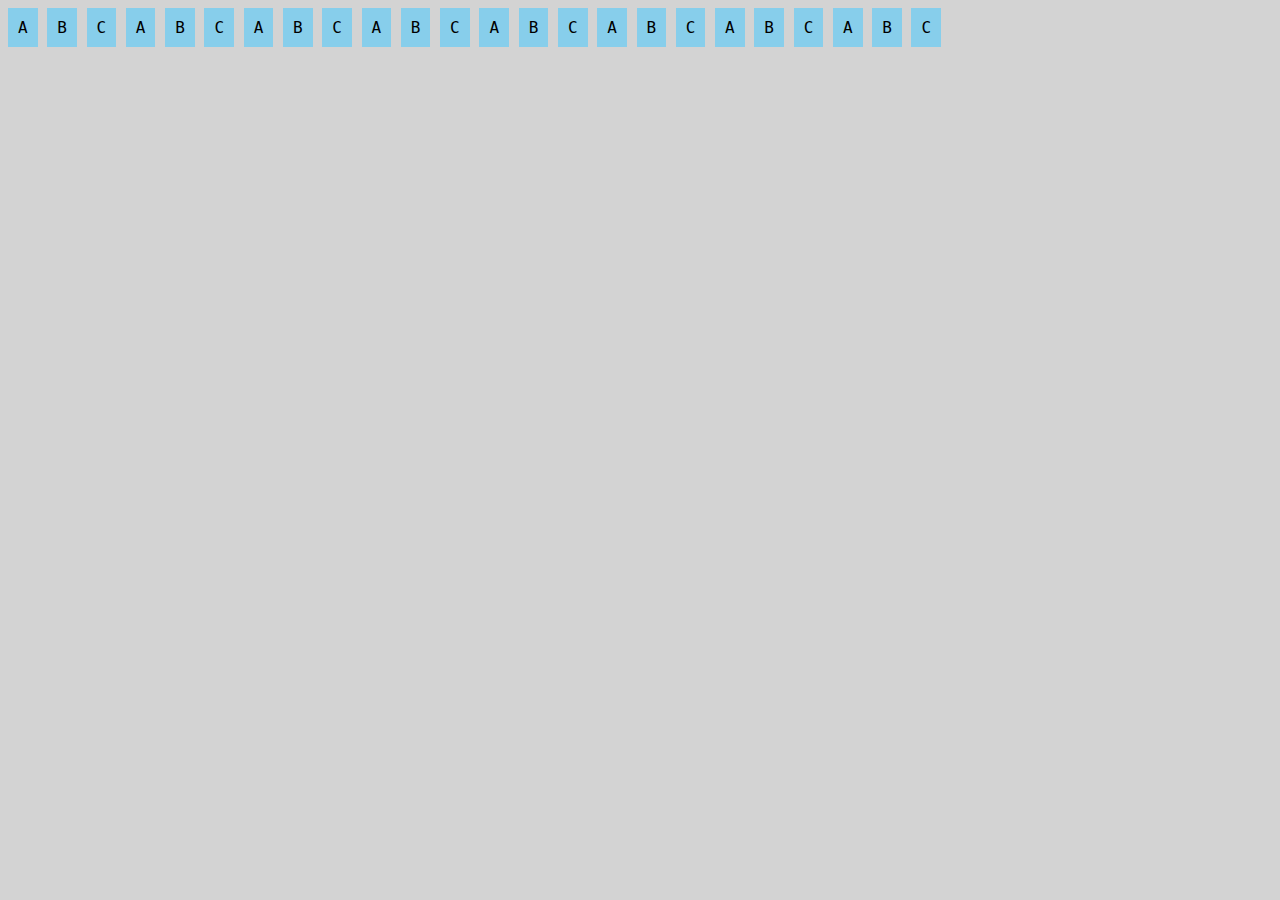
<file: CSS/index.html>
<!DOCTYPE html>
<html lang="es">
<head>
  <meta charset="UTF-8">
  <meta name="viewport" content="width=device-width, initial-scale=1.0">
  <title>Display Block</title>
  <link rel="stylesheet" href="style.css">
</head>
<body class="block">
    <div class="flex-container">
        <div class="flex-item">A</div>
        <div class="flex-item">B</div>
        <div class="flex-item">C</div>
        
        <div class="flex-item">A</div>
        <div class="flex-item">B</div>
        <div class="flex-item">C</div>
        
        <div class="flex-item">A</div>
        <div class="flex-item">B</div>
        <div class="flex-item">C</div>
        
        <div class="flex-item">A</div>
        <div class="flex-item">B</div>
        <div class="flex-item">C</div>
        
        <div class="flex-item">A</div>
        <div class="flex-item">B</div>
        <div class="flex-item">C</div>
        
        <div class="flex-item">A</div>
        <div class="flex-item">B</div>
        <div class="flex-item">C</div>
        
        <div class="flex-item">A</div>
        <div class="flex-item">B</div>
        <div class="flex-item">C</div>
        
        <div class="flex-item">A</div>
        <div class="flex-item">B</div>
        <div class="flex-item">C</div>
      </div>
</body>
</html>
</file>
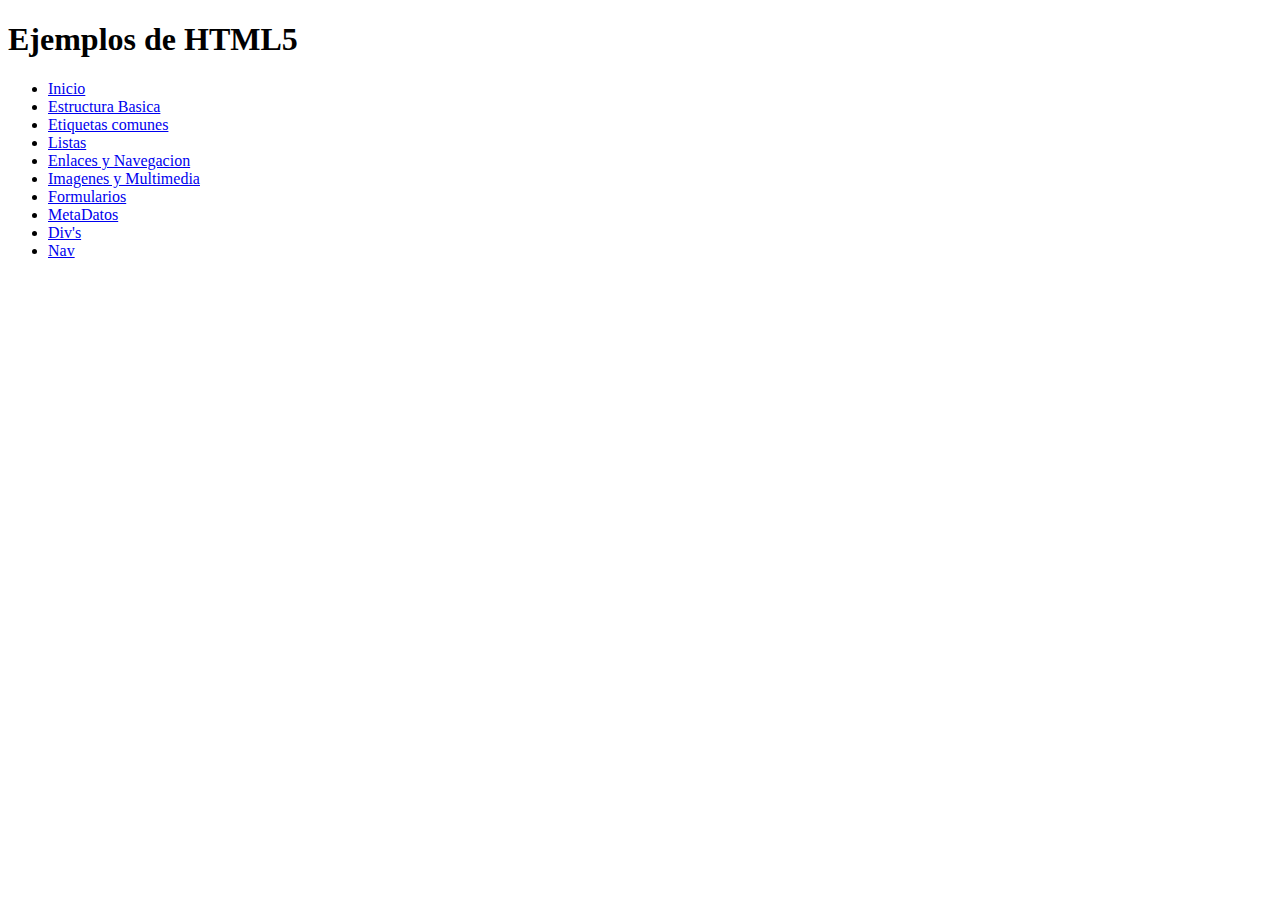
<file: Estructura HTML5/index.html>
<!DOCTYPE html>
<html lang="es">
<head>
    <meta charset="UTF-8">
    <meta name="viewport" content="width=device-width, initial-scale=1.0">
    <title>Ejemplos HTML5</title>
</head>
<body>
    <h1>Ejemplos de HTML5</h1>
    <ul>
        <li><a href="index.html">Inicio</a></li>
        <li><a href="Ejemplos/estructura.html">Estructura Basica</a></li>
        <li><a href="Ejemplos/etiquetasComunes.html">Etiquetas comunes</a></li>
        <li><a href="Ejemplos/listas.html">Listas</a></li>
        <li><a href="Ejemplos/enlacesNavegacion.html">Enlaces y Navegacion</a></li>
        <li><a href="Ejemplos/imagenesMultimedia.html">Imagenes y Multimedia</a></li>
        <li><a href="Ejemplos/formularios.html">Formularios</a></li>
        <li><a href="Ejemplos/metadatos.html">MetaDatos</a></li>
        <li><a href="Ejemplos/divs.html">Div's</a></li>
        <li><a href="Ejemplos/nav.html">Nav</a></li>
    </ul>
</body>
</html>
</file>
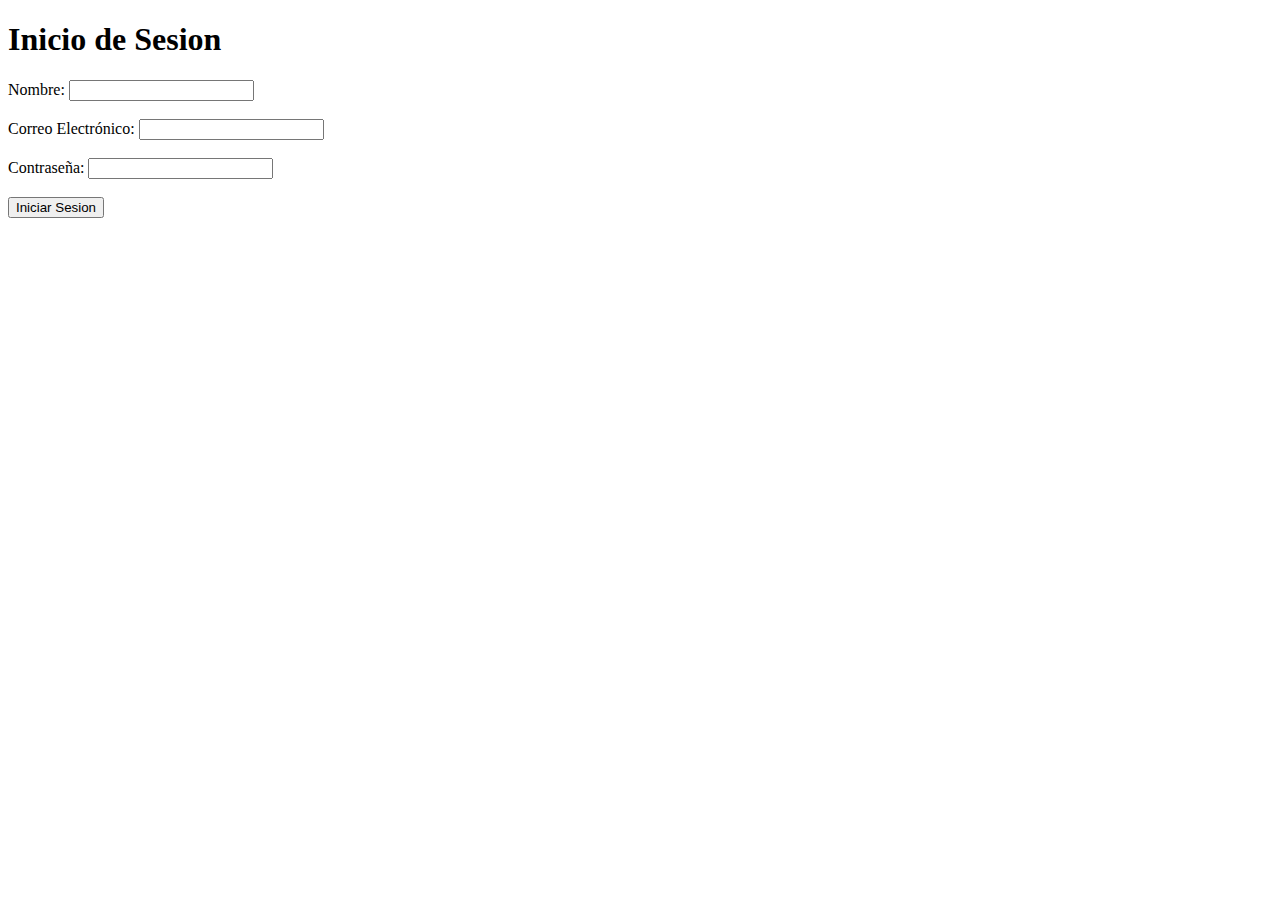
<file: HTML5/index.html>
<!DOCTYPE html>
<html lang="es">
    <head>
        <title>Ejemplos HTML5</title>
    </head>
    <body>
        <h1>Inicio de Sesion</h1>
        <form>
            <label for="nombre">Nombre:</label>
            <input type="text" id="nombre" name="nombre" required><br><br>
            <label for="email">Correo Electrónico:</label>
            <input type="email" id="email" name="email" required><br><br>
            <label for="password">Contraseña:</label>
            <input type="password" id="password" name="password" required><br><br>
            <input type="submit" value="Iniciar Sesion">
        </form>
    </body>
</html>
</file>
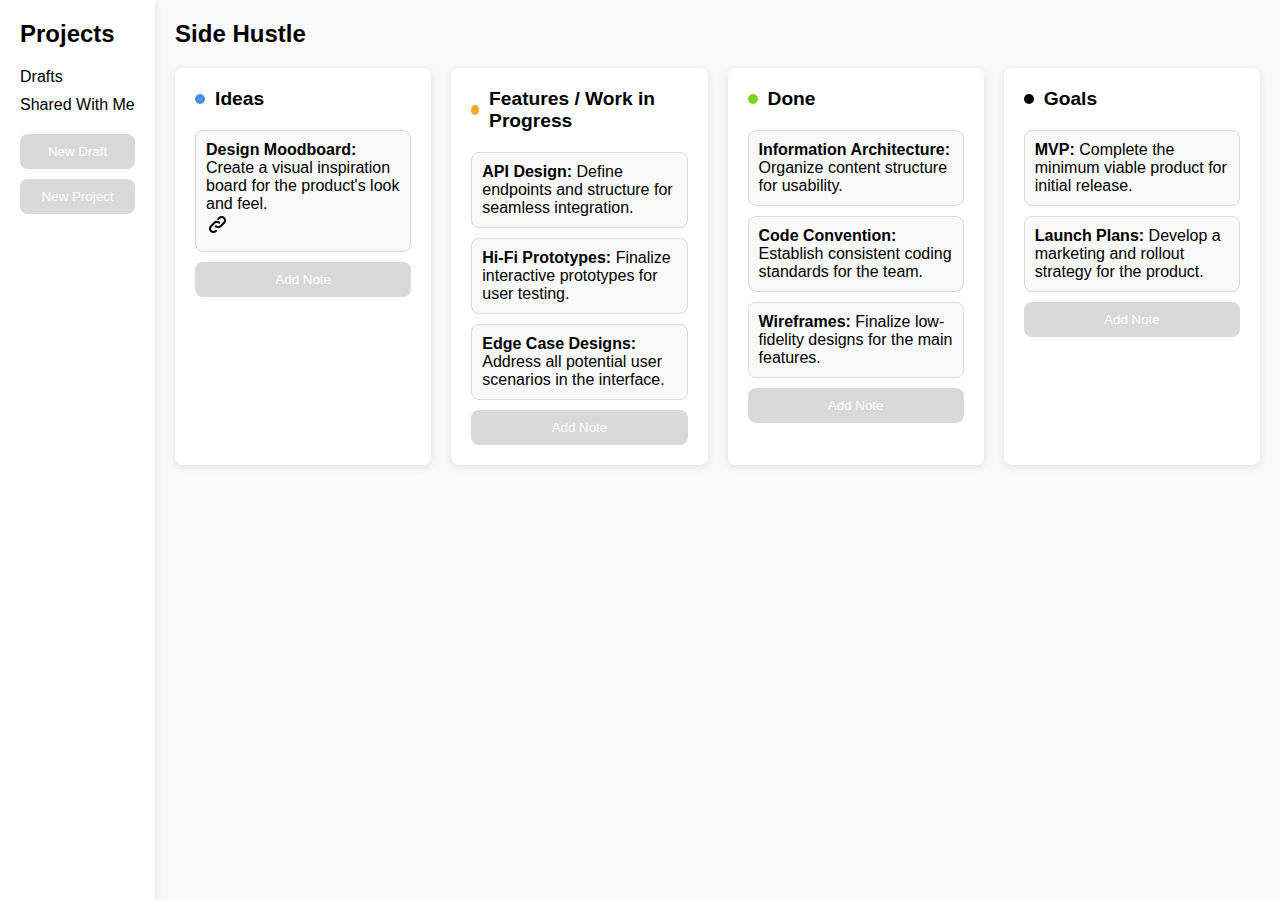
<file: Web/index.html>
<!DOCTYPE html>
<html lang="en">
<head>
  <meta charset="UTF-8">
  <meta name="viewport" content="width=device-width, initial-scale=1.0">
  <title>Dashboard</title>
  <link rel="stylesheet" href="styles.css"> 
</head>
<body>

  <aside class="sidebar">
    <h2>Projects</h2>
    <ul>
      <li>Drafts</li>
      <li>Shared With Me</li>
    </ul>
    <button>New Draft</button>
    <button>New Project</button>
  </aside>

  <div class="main">
    <header>
      <h1>Side Hustle</h1>
    </header>

    <div class="board">

      <div class="column">
        <h3><span class="dot blue"></span>Ideas</h3>
        <div class="note">
          <p><strong>Design Moodboard:</strong> Create a visual inspiration board for the product's look and feel.</p>
          <img src="../Web/assets/icons/user/link.svg">
        </div>
        <button>Add Note</button>
      </div>

      <div class="column">
        <h3><span class="dot yellow"></span>Features / Work in Progress</h3>
        <div class="note">
          <p><strong>API Design:</strong> Define endpoints and structure for seamless integration.</p>
        </div>
        <div class="note">
          <p><strong>Hi-Fi Prototypes:</strong> Finalize interactive prototypes for user testing.</p>
        </div>
        <div class="note">
          <p><strong>Edge Case Designs:</strong> Address all potential user scenarios in the interface.</p>
        </div>
        <button>Add Note</button>
      </div>

      <div class="column">
        <h3><span class="dot green"></span>Done</h3>
        <div class="note">
          <p><strong>Information Architecture:</strong> Organize content structure for usability.</p>
        </div>
        <div class="note">
          <p><strong>Code Convention:</strong> Establish consistent coding standards for the team.</p>
        </div>
        <div class="note">
          <p><strong>Wireframes:</strong> Finalize low-fidelity designs for the main features.</p>
        </div>
        <button>Add Note</button>
      </div>

      <div class="column">
        <h3><span class="dot black"></span>Goals</h3>
        <div class="note">
          <p><strong>MVP:</strong> Complete the minimum viable product for initial release.</p>
        </div>
        <div class="note">
          <p><strong>Launch Plans:</strong> Develop a marketing and rollout strategy for the product.</p>
        </div>
        <button>Add Note</button>
      </div>
    </div>
  </div>
</body>
</html>
</file>
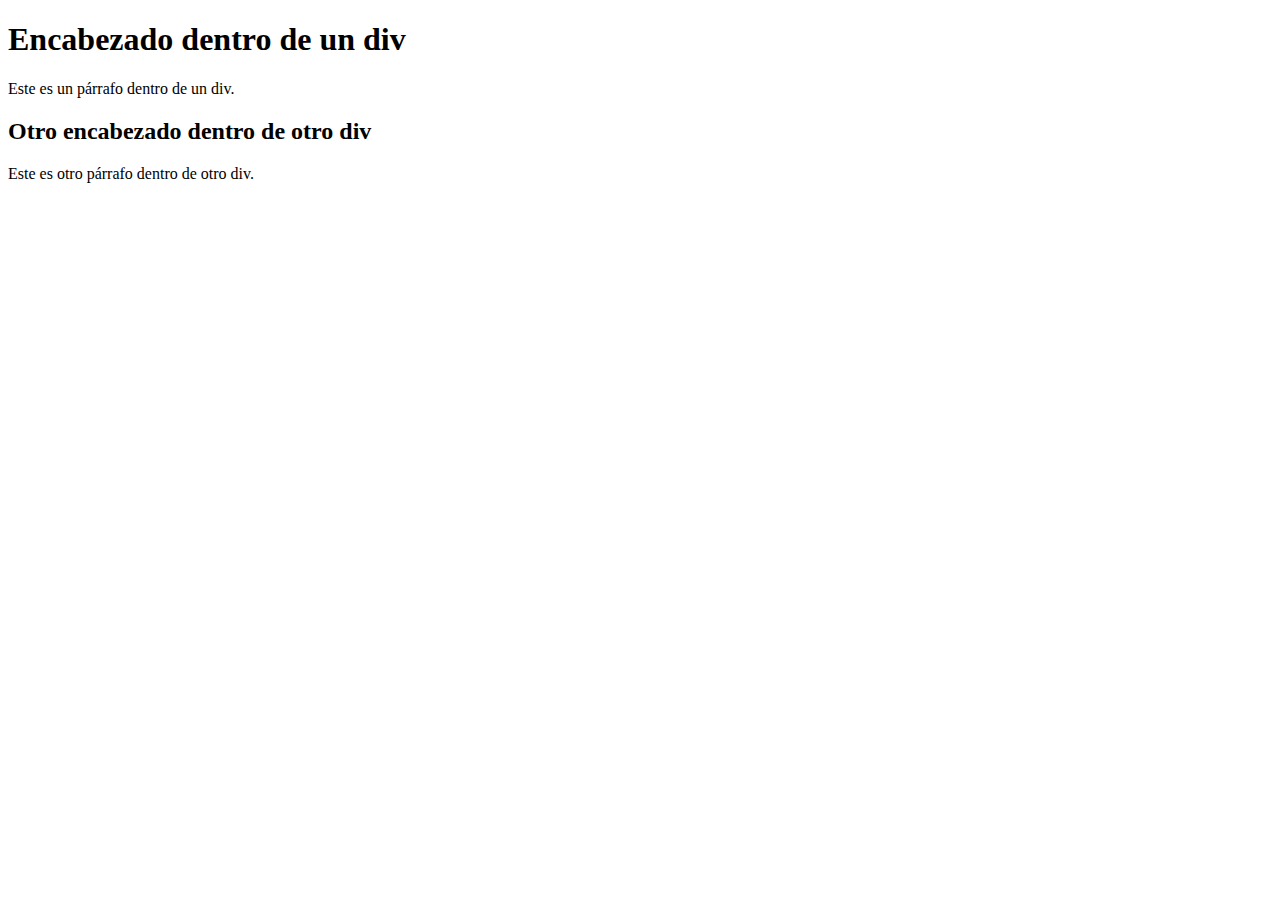
<file: Estructura HTML5/Ejemplos/divs.html>
<!DOCTYPE html>
<html lang="es">
<head>
    <meta charset="UTF-8">
    <meta name="viewport" content="width=device-width, initial-scale=1.0">
    <title>Ejemplo de uso de div</title>
</head>
    <body>
        <div>
            <h1>Encabezado dentro de un div</h1>
            <p>Este es un párrafo dentro de un div.</p>
        </div>
        <div>
            <h2>Otro encabezado dentro de otro div</h2>
            <p>Este es otro párrafo dentro de otro div.</p>
        </div>
    </body>
</html>
</file>
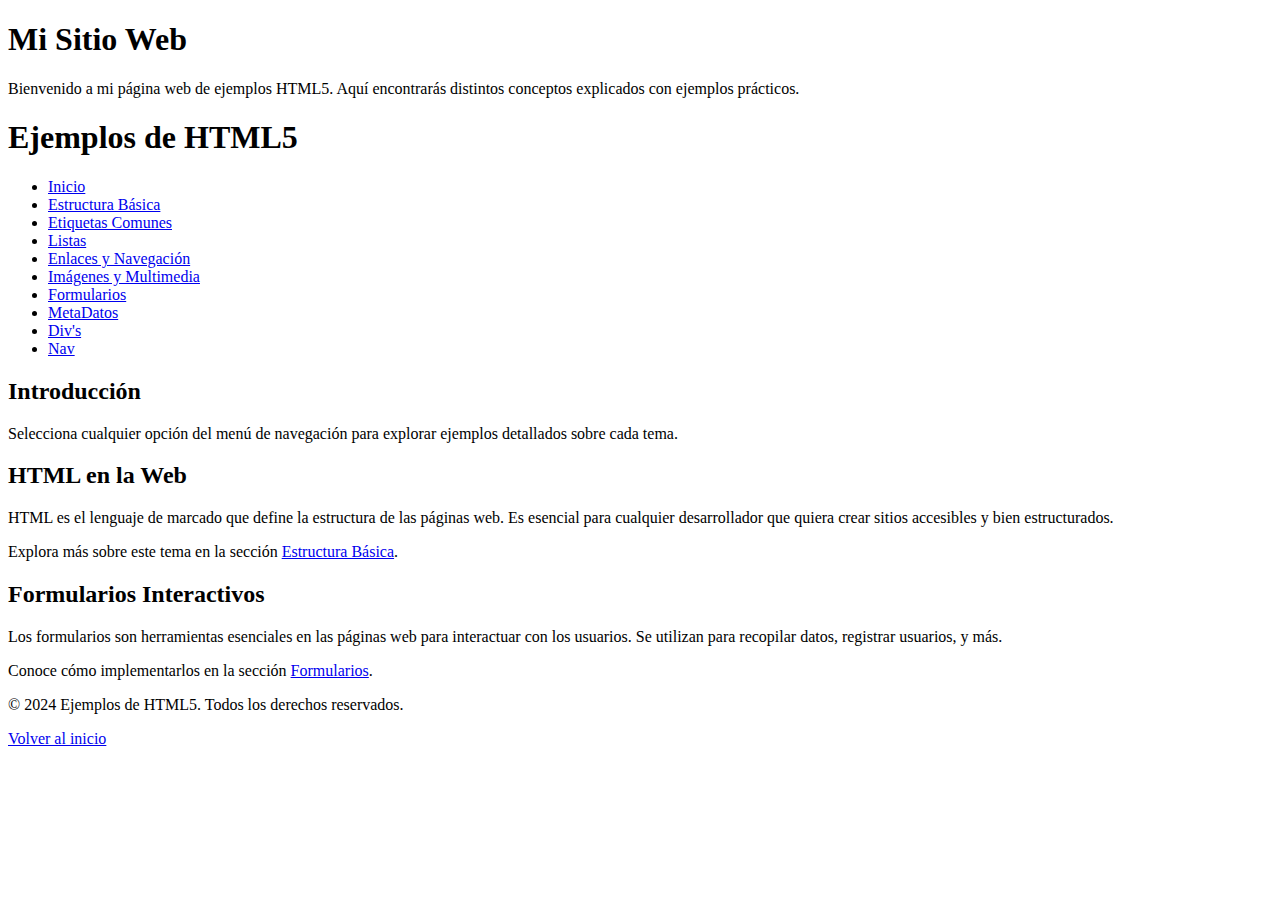
<file: Estructura HTML5/Ejemplos/estructura.html>
<!DOCTYPE html>
<html lang="es">
<head>
  <!-- Metadatos -->
  <meta charset="UTF-8">
  <meta name="viewport" content="width=device-width, initial-scale=1.0">
  <meta name="description" content="Ejemplo de un documento HTML con navegación para diferentes ejemplos">
  <title>Ejemplo de HTML Bien Estructurado</title>
</head>
<body>
  <!-- Cabecera -->
  <header>
    <h1>Mi Sitio Web</h1>
    <p>Bienvenido a mi página web de ejemplos HTML5. Aquí encontrarás distintos conceptos explicados con ejemplos prácticos.</p>
  </header>

  <!-- Navegación -->
  <nav>
    <h1>Ejemplos de HTML5</h1>
    <ul>
      <li><a href="../index.html">Inicio</a></li>
      <li><a href="estructura.html">Estructura Básica</a></li>
      <li><a href="etiquetasComunes.html">Etiquetas Comunes</a></li>
      <li><a href="listas.html">Listas</a></li>
      <li><a href="enlacesNavegacion.html">Enlaces y Navegación</a></li>
      <li><a href="multimedia.html">Imágenes y Multimedia</a></li>
      <li><a href="formularios.html">Formularios</a></li>
      <li><a href="metadatos.html">MetaDatos</a></li>
      <li><a href="divs.html">Div's</a></li>
      <li><a href="nav.html">Nav</a></li>
    </ul>
  </nav>

  <!-- Sección Principal -->
  <main>
    <section>
      <h2>Introducción</h2>
      <p>Selecciona cualquier opción del menú de navegación para explorar ejemplos detallados sobre cada tema.</p>
    </section>

    <!-- Artículos -->
    <article>
      <h2>HTML en la Web</h2>
      <p>HTML es el lenguaje de marcado que define la estructura de las páginas web. Es esencial para cualquier desarrollador que quiera crear sitios accesibles y bien estructurados.</p>
      <p>Explora más sobre este tema en la sección <a href="estructura.html">Estructura Básica</a>.</p>
    </article>

    <article>
      <h2>Formularios Interactivos</h2>
      <p>Los formularios son herramientas esenciales en las páginas web para interactuar con los usuarios. Se utilizan para recopilar datos, registrar usuarios, y más.</p>
      <p>Conoce cómo implementarlos en la sección <a href="formularios.html">Formularios</a>.</p>
    </article>
  </main>

  <!-- Pie de Página -->
  <footer>
    <p>&copy; 2024 Ejemplos de HTML5. Todos los derechos reservados.</p>
    <p><a href="../index.html">Volver al inicio</a></p>
  </footer>
</body>
</html>
</file>
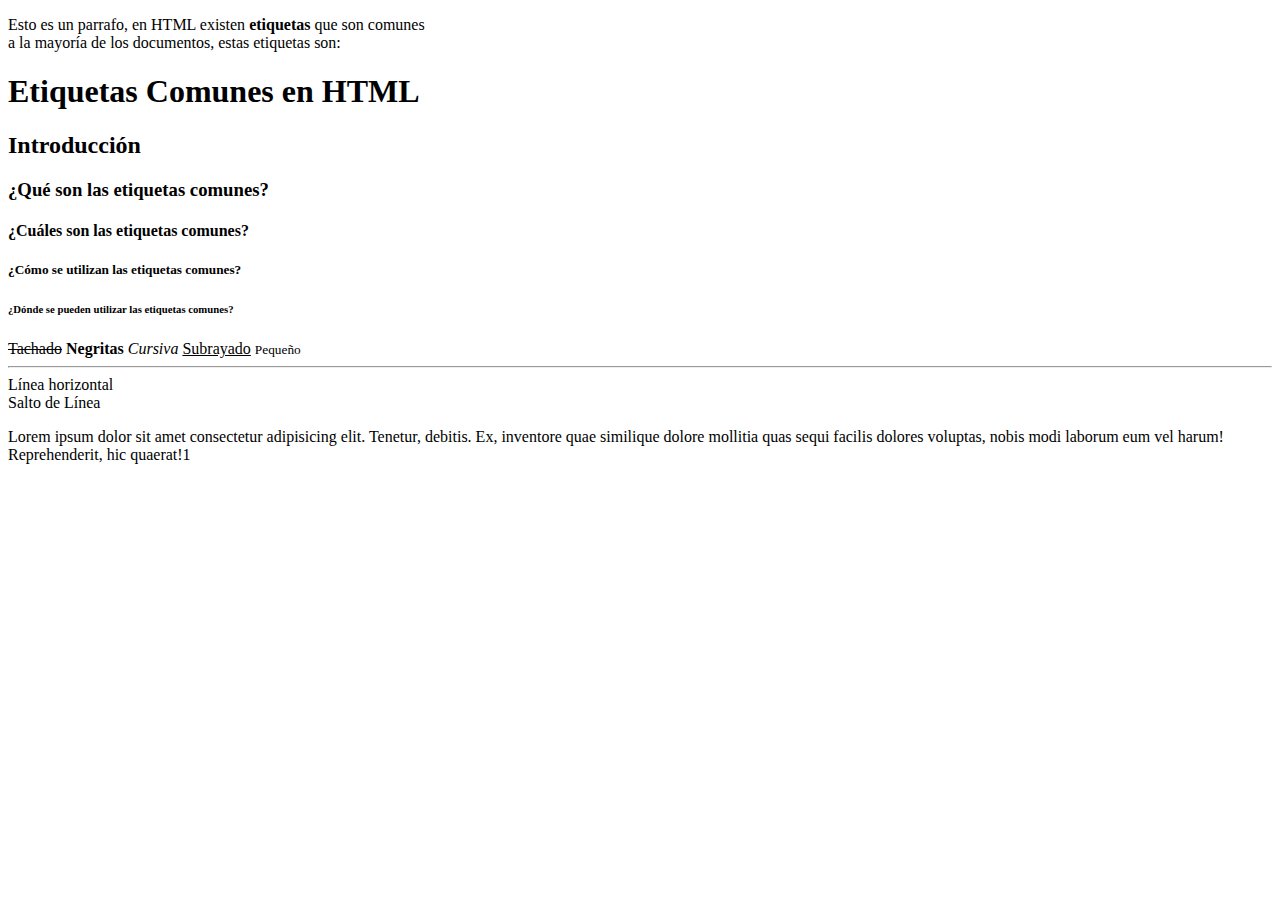
<file: Estructura HTML5/Ejemplos/etiquetasComunes.html>
<!DOCTYPE html>
<html lang="es">
<head>
    <title>Etiquetas Comunes en HTML</title>
</head>
    <body>
        
        <p>Esto es un parrafo, en HTML existen <b>etiquetas</b> que son comunes <br> a la mayoría de los documentos, estas etiquetas son:</p>
        <h1>Etiquetas Comunes en HTML</h1>
        <h2>Introducción</h2>
        <h3>¿Qué son las etiquetas comunes?</h3>
        <h4>¿Cuáles son las etiquetas comunes?</h4>
        <h5>¿Cómo se utilizan las etiquetas comunes?</h5>
        <h6>¿Dónde se pueden utilizar las etiquetas comunes?</h6>
        
        <s>Tachado</s>
        <b>Negritas</b>
        <i>Cursiva</i>
        <u>Subrayado</u>
        <small>Pequeño</small>
        <hr>Línea horizontal
        <br>Salto de Línea
        <p>Lorem ipsum dolor sit amet consectetur adipisicing elit. Tenetur, debitis. Ex, inventore quae similique dolore mollitia quas sequi facilis dolores voluptas, nobis modi laborum eum vel harum! Reprehenderit, hic quaerat!1</p>
        
    </body>
</html>
</file>
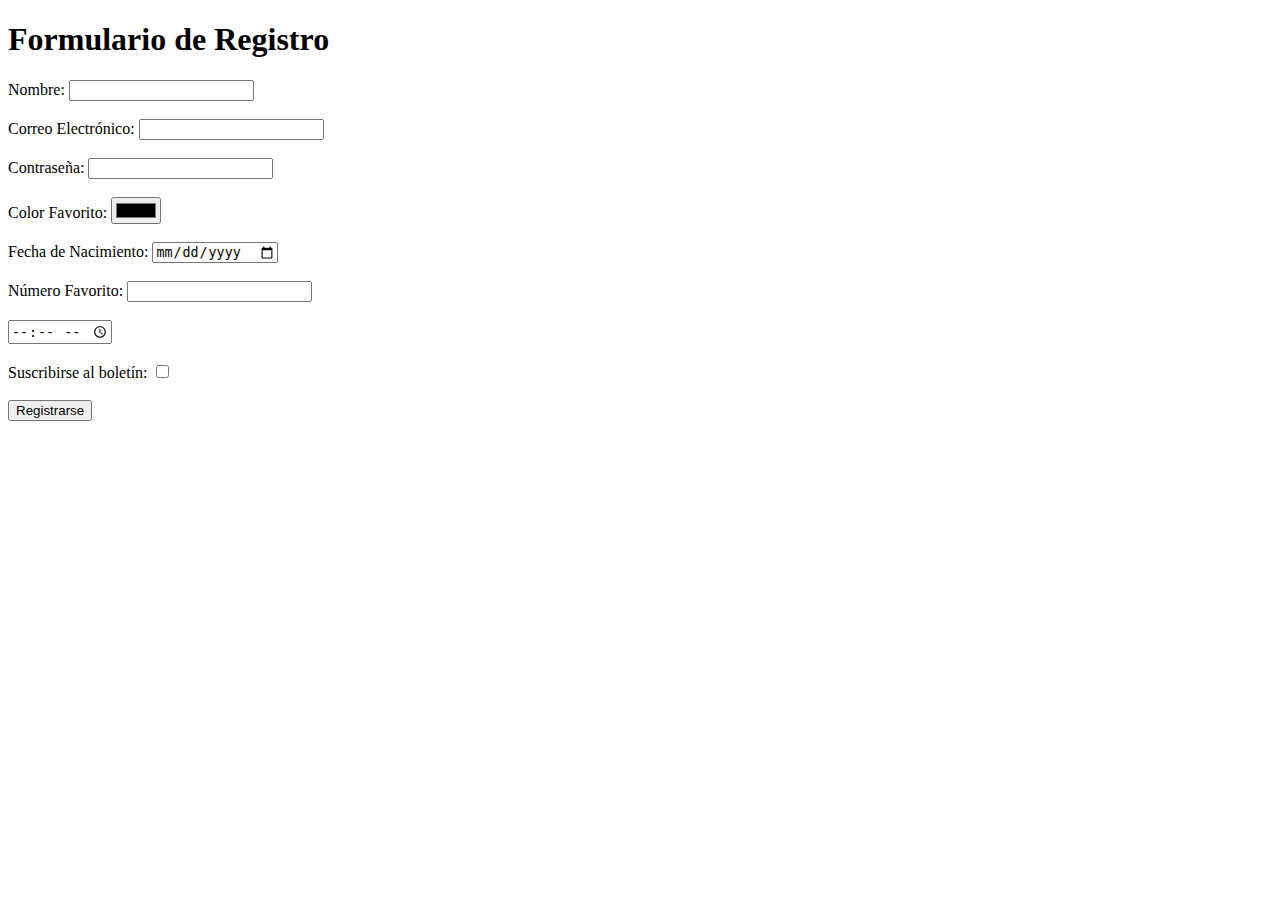
<file: Estructura HTML5/Ejemplos/formularios.html>
<!DOCTYPE html>
<html lang="es">
<head>
    <meta charset="UTF-8">
    <meta name="viewport" content="width=device-width, initial-scale=1.0">
    <title>Ejemplo de Formulario</title>
</head>
<body>
    <h1>Formulario de Registro</h1>
    <form action="/submit" method="post">
        <label for="nombre">Nombre:</label>
        <input type="text" id="nombre" name="nombre" required><br><br>

        <label for="email">Correo Electrónico:</label>
        <input type="email" id="email" name="email" required><br><br>

        <label for="password">Contraseña:</label>
        <input type="password" id="password" name="password" required><br><br>

        <label for="color">Color Favorito:</label>
        <input type="color" id="color" name="color"><br><br>

        <label for="fecha">Fecha de Nacimiento:</label>
        <input type="date" id="fecha" name="fecha"><br><br>

        <label for="numero">Número Favorito:</label>
        <input type="number" id="numero" name="numero"><br><br>
        
        <label for="Hora" id="hora" name="numero"></label>
        <input type="time" id="hora" name="hora"><br><br>
        
        <label for="suscripcion">Suscribirse al boletín:</label>
        <input type="checkbox" id="suscripcion" name="suscripcion"><br><br>

        <input type="submit" value="Registrarse">
    </form>
</body>
</html>
</file>
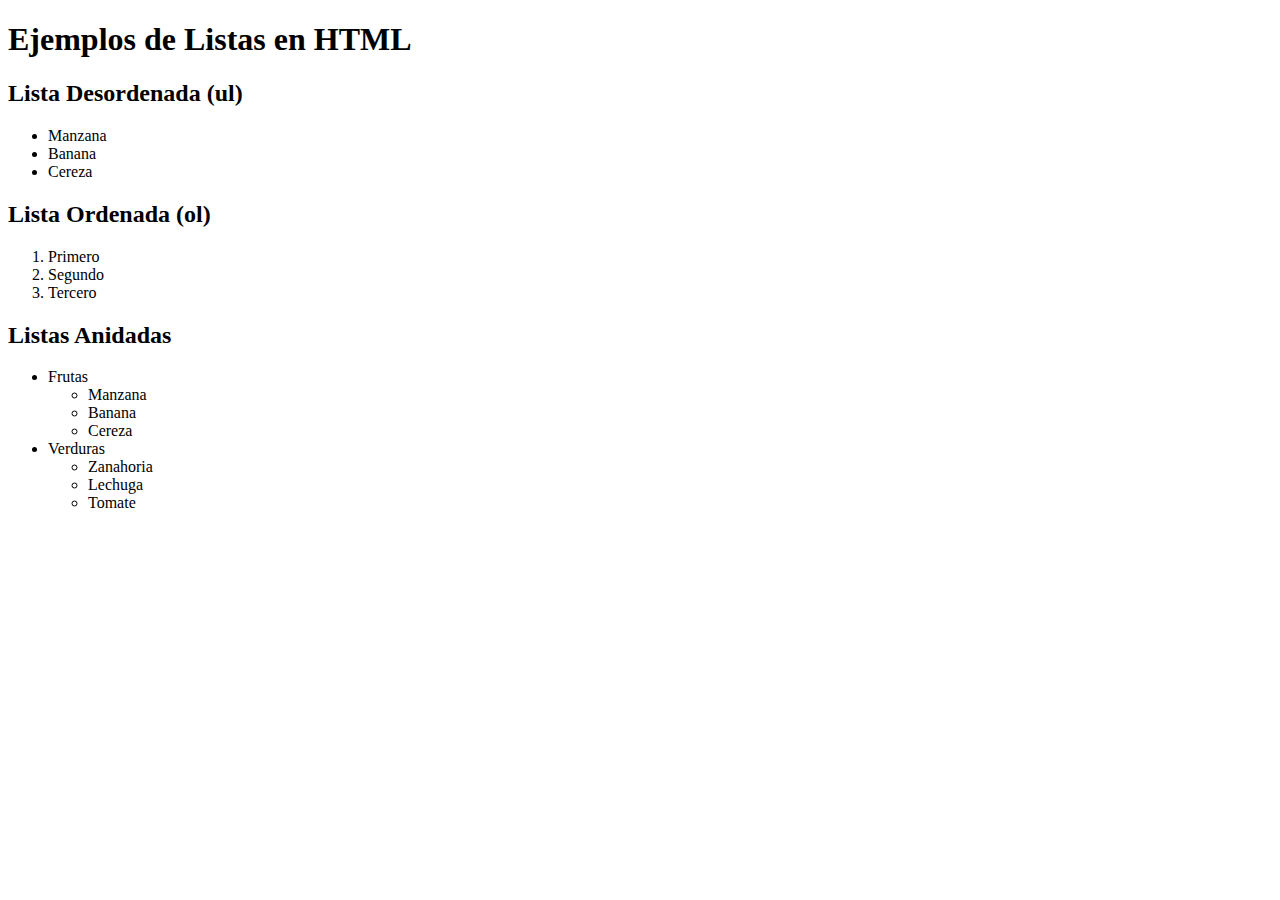
<file: Estructura HTML5/Ejemplos/listas.html>
<!DOCTYPE html>
<html lang="es">
<head>
    <meta charset="UTF-8">
    <meta name="viewport" content="width=device-width, initial-scale=1.0">
    <title>Ejemplos de Listas en HTML</title>
</head>
<body>
    <h1>Ejemplos de Listas en HTML</h1>

    <h2>Lista Desordenada (ul)</h2>
    <ul>
        <li>Manzana</li>
        <li>Banana</li>
        <li>Cereza</li>
    </ul>

    <h2>Lista Ordenada (ol)</h2>
    <ol>
        <li>Primero</li>
        <li>Segundo</li>
        <li>Tercero</li>
    </ol>

    <h2>Listas Anidadas</h2>
    <ul>
        <li>Frutas
            <ul>
                <li>Manzana</li>
                <li>Banana</li>
                <li>Cereza</li>
            </ul>
        </li>
        <li>Verduras
            <ul>
                <li>Zanahoria</li>
                <li>Lechuga</li>
                <li>Tomate</li>
            </ul>
        </li>
    </ul>
</body>
</html>
</file>
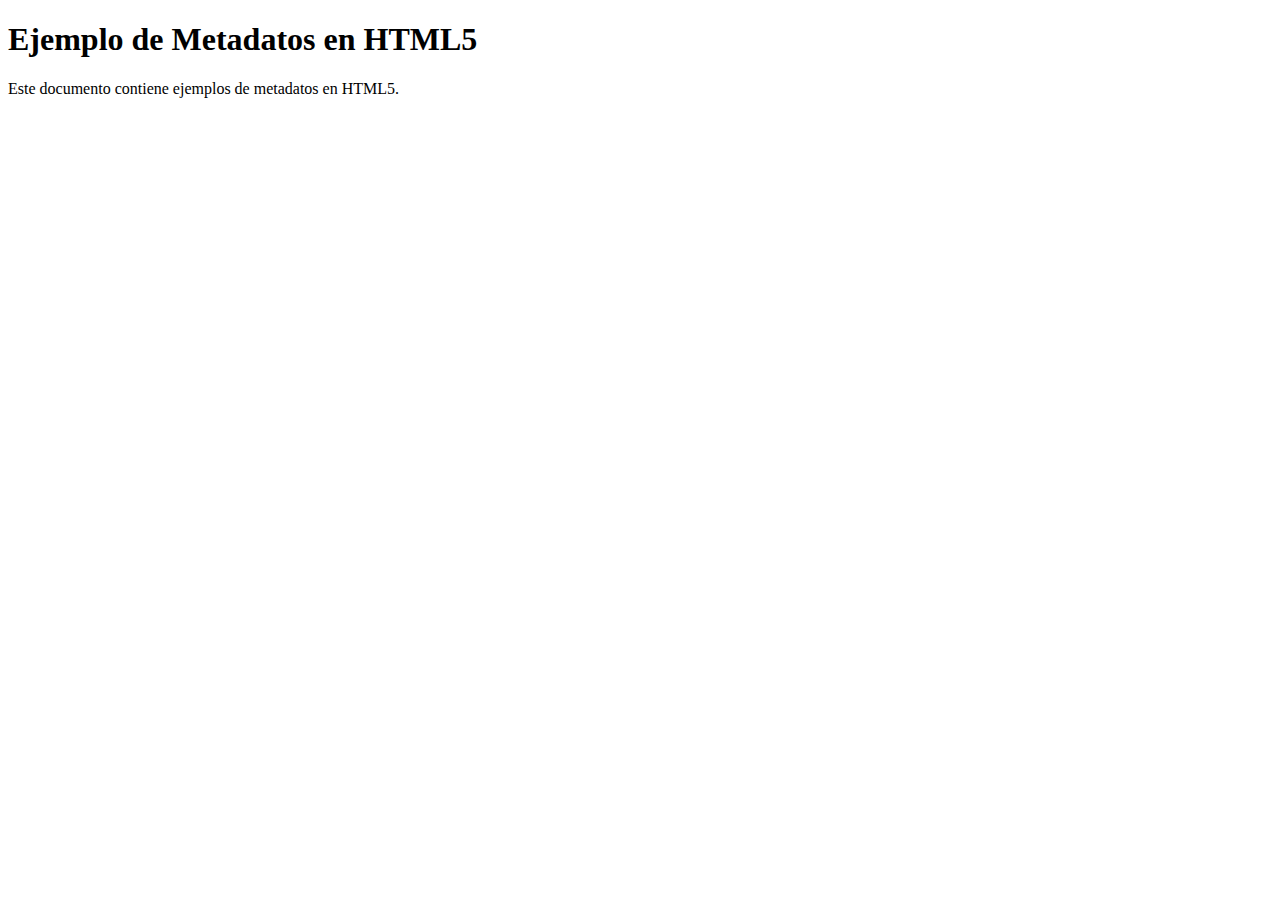
<file: Estructura HTML5/Ejemplos/metadatos.html>
<!DOCTYPE html>
<html lang="es">
<head>
    <meta charset="UTF-8">
    <meta name="viewport" content="width=device-width, initial-scale=1.0">
    <meta name="description" content="Este es un ejemplo de metadatos en HTML5">
    <meta name="keywords" content="HTML5, metadatos, ejemplo">
    <meta name="author" content="Tu Nombre">
    <meta name="robots" content="index, follow">
    <meta name="language" content="es">
    
    <title>Ejemplo de Metadatos</title>
</head>
<body>
    <h1>Ejemplo de Metadatos en HTML5</h1>
    <p>Este documento contiene ejemplos de metadatos en HTML5.</p>
</body>
</html>
</file>
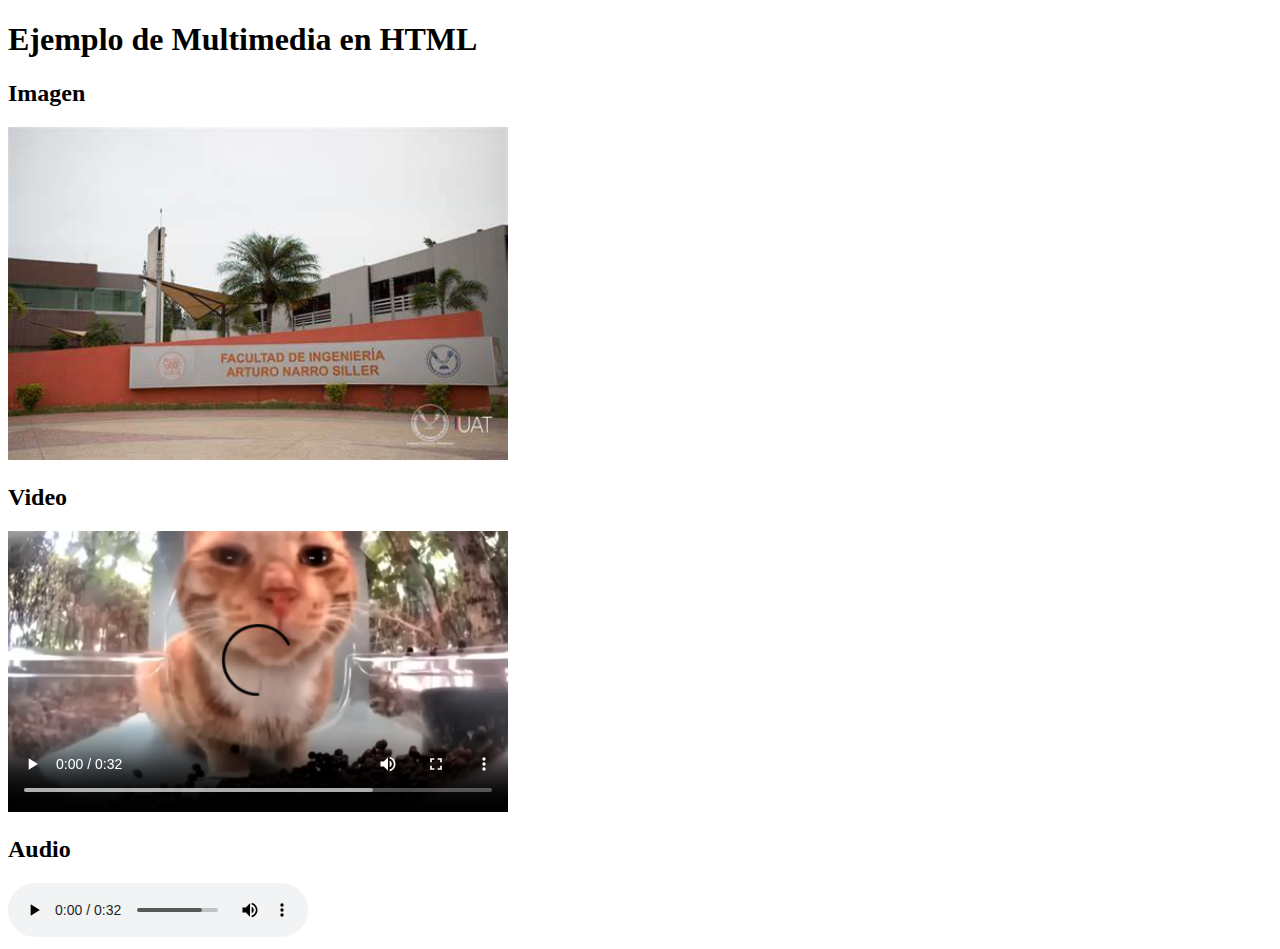
<file: Estructura HTML5/Ejemplos/multimedia.html>
<!DOCTYPE html>
<html lang="es">
<head>
    <meta charset="UTF-8">
    <meta name="viewport" content="width=device-width, initial-scale=1.0">
    <title>Ejemplo de Multimedia en HTML</title>
</head>
<body>
    <h1>Ejemplo de Multimedia en HTML</h1>

    <h2>Imagen</h2>
    <img src="../recursos/imagenEjemplo.jpg" alt="Descripción de la imagen" width="500">

    <h2>Video</h2>
    <video width="500" controls>
        <source src="../recursos/videoEjemplo.mp4" type="video/mp4">
    </video>

    <h2>Audio</h2>
    <audio controls>
        <source src="../recursos/videoEjemplo.mp4" type="audio/mpeg">
    </audio>
</body>
</html>
</file>
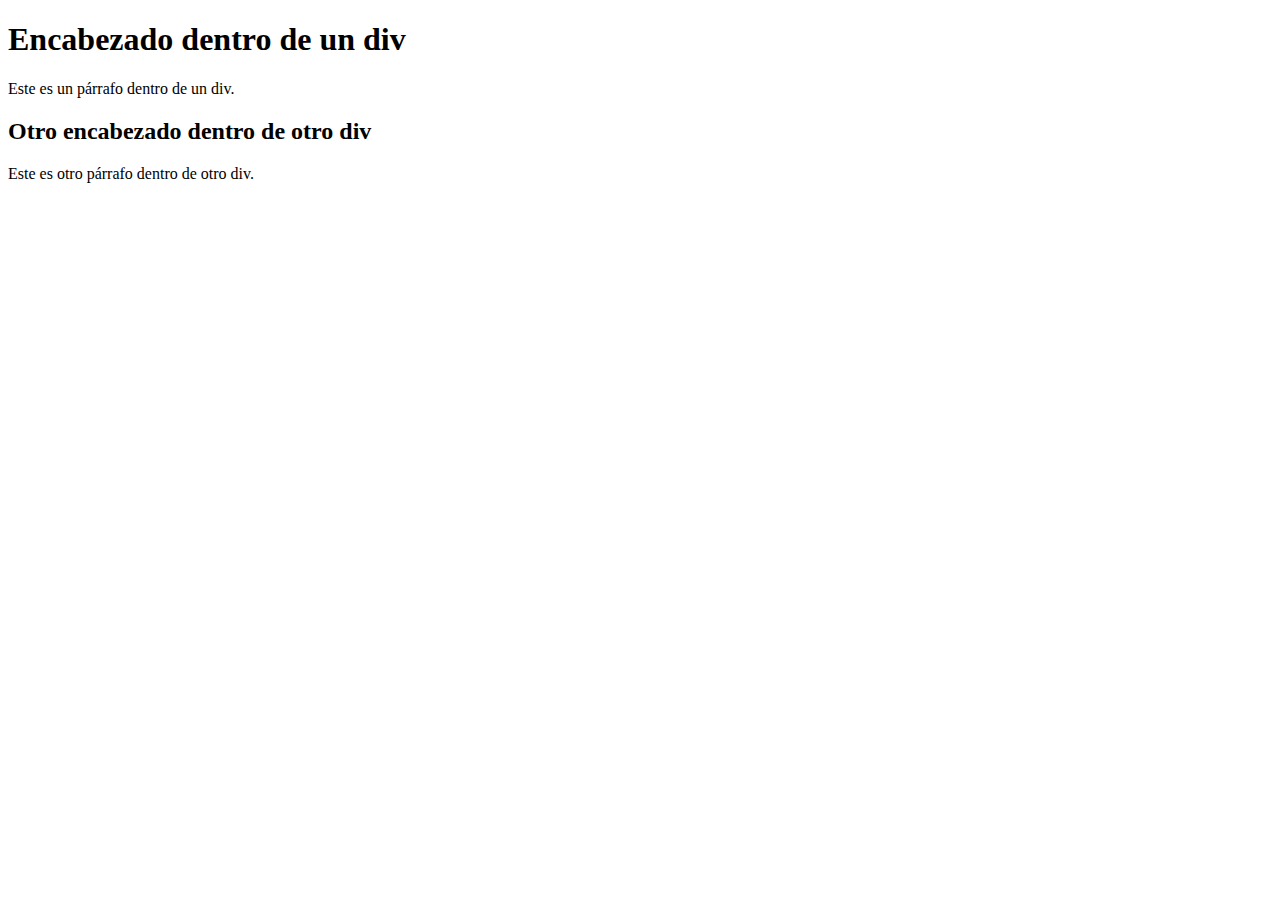
<file: HTML5/Ejemplos/divs.html>
<!DOCTYPE html>
<html lang="es">
<head>
    <meta charset="UTF-8">
    <meta name="viewport" content="width=device-width, initial-scale=1.0">
    <title>Ejemplo de uso de div</title>
</head>
    <body>
        <div>
            <h1>Encabezado dentro de un div</h1>
            <p>Este es un párrafo dentro de un div.</p>
        </div>
        
        <div>
            <h2>Otro encabezado dentro de otro div</h2>
            <p>Este es otro párrafo dentro de otro div.</p>
        </div>
    </body>
</html>
</file>
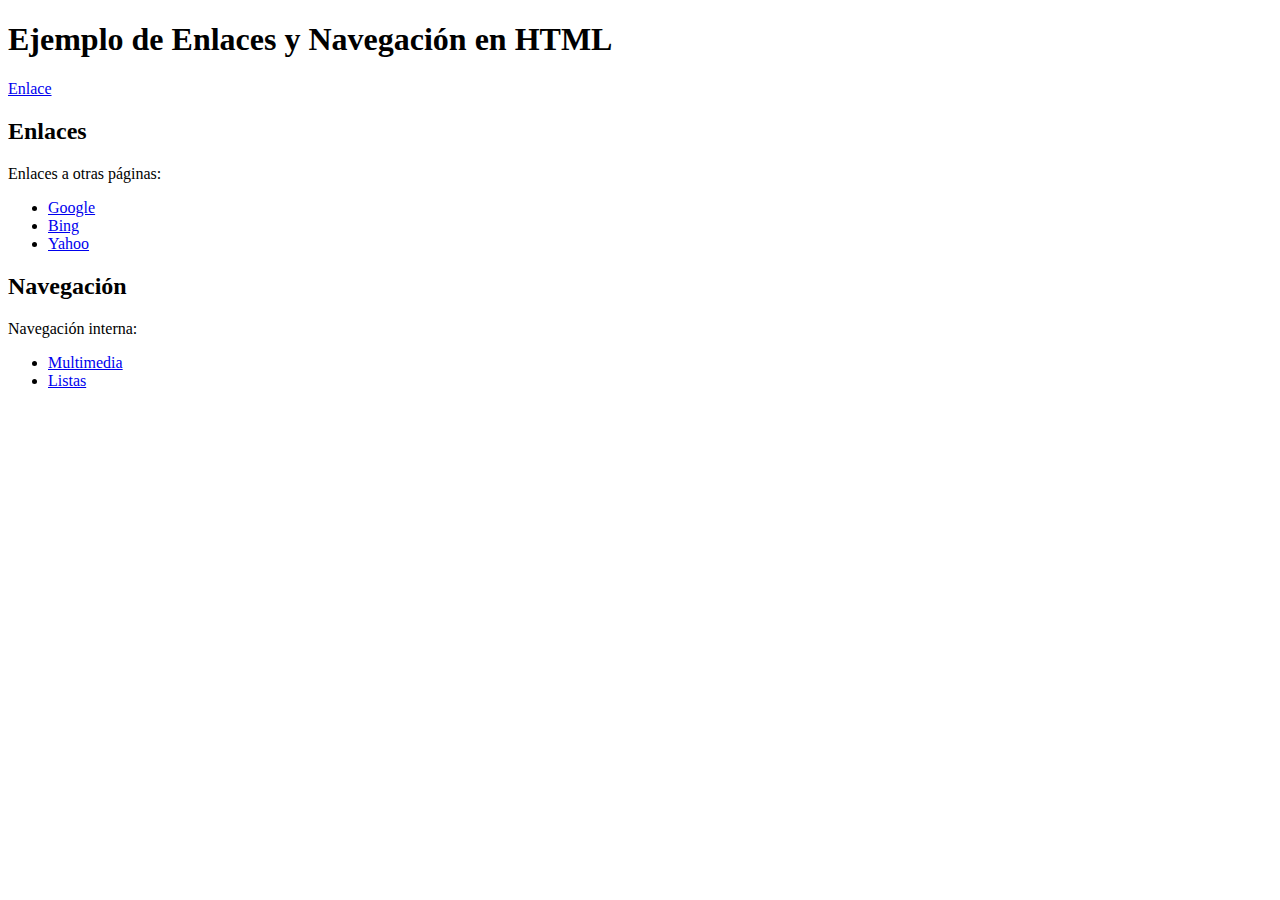
<file: HTML5/Ejemplos/enlacesNavegacion.html>
<!DOCTYPE html>
<html lang="es">
<head>
    <title>Ejemplo de Enlaces y Navegación en HTML</title>
</head>
<body>
    <h1>Ejemplo de Enlaces y Navegación en HTML</h1>
    <a href="https://www.instagram.com/">Enlace</a>
    <h2>Enlaces</h2>
    <p>Enlaces a otras páginas:</p>
    <ul>
        <li><a href="https://www.google.com">Google</a></li>
        <li><a href="https://www.bing.com">Bing</a></li>
        <li><a href="https://www.yahoo.com">Yahoo</a></li>
    </ul>

    <h2>Navegación</h2>
    <p>Navegación interna:</p>
    <ul>
        <li><a href="multimedia.html">Multimedia</a></li>
        <li><a href="listas.html">Listas</a></li>
    </ul>
    <a href=""></a>
</body>
</html>
</file>
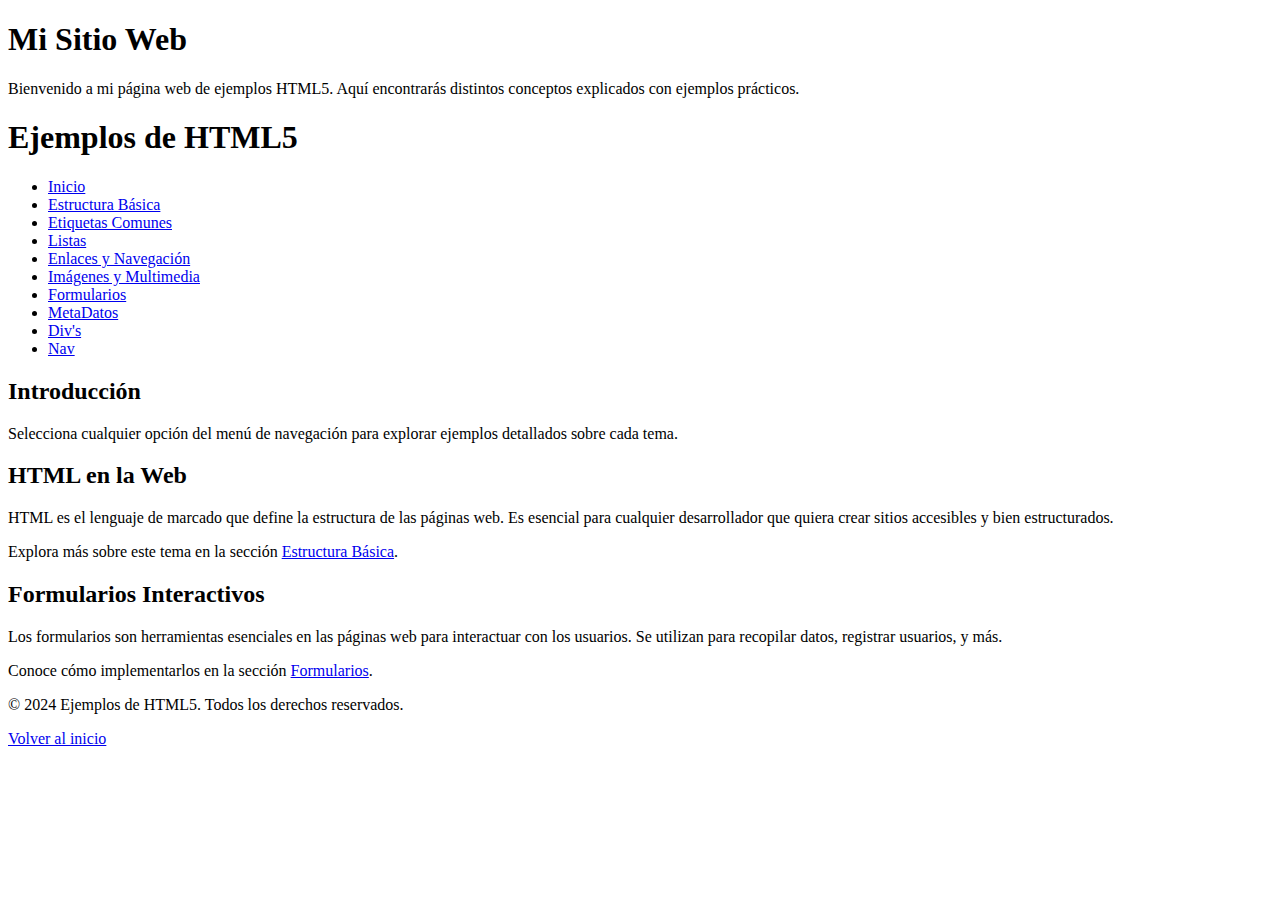
<file: HTML5/Ejemplos/estructura.html>
<!DOCTYPE html>
<html lang="es">
<head>
  <!-- Metadatos -->
  <meta charset="UTF-8">
  <meta name="viewport" content="width=device-width, initial-scale=1.0">
  <meta name="description" content="Ejemplo de un documento HTML con navegación para diferentes ejemplos">
  <title>Ejemplo de HTML Bien Estructurado</title>
</head>
<body>
  <!-- Cabecera -->
  <header>
    <h1>Mi Sitio Web</h1>
    <p>Bienvenido a mi página web de ejemplos HTML5. Aquí encontrarás distintos conceptos explicados con ejemplos prácticos.</p>
  </header>

  <!-- Navegación -->
  <nav>
    <h1>Ejemplos de HTML5</h1>
    <ul>
      <li><a href="../index.html">Inicio</a></li>
      <li><a href="estructura.html">Estructura Básica</a></li>
      <li><a href="etiquetasComunes.html">Etiquetas Comunes</a></li>
      <li><a href="listas.html">Listas</a></li>
      <li><a href="enlacesNavegacion.html">Enlaces y Navegación</a></li>
      <li><a href="multimedia.html">Imágenes y Multimedia</a></li>
      <li><a href="formularios.html">Formularios</a></li>
      <li><a href="metadatos.html">MetaDatos</a></li>
      <li><a href="divs.html">Div's</a></li>
      <li><a href="nav.html">Nav</a></li>
    </ul>
  </nav>

  <!-- Sección Principal -->
  <boadoucinanuwiody>
    <section>
      <h2>Introducción</h2>
      <p>Selecciona cualquier opción del menú de navegación para explorar ejemplos detallados sobre cada tema.</p>
    </section>

    <!-- Artículos -->
    <article>
      <h2>HTML en la Web</h2>
      <p>HTML es el lenguaje de marcado que define la estructura de las páginas web. Es esencial para cualquier desarrollador que quiera crear sitios accesibles y bien estructurados.</p>
      <p>Explora más sobre este tema en la sección <a href="estructura.html">Estructura Básica</a>.</p>
    </article>

    <article>
      <h2>Formularios Interactivos</h2>
      <p>Los formularios son herramientas esenciales en las páginas web para interactuar con los usuarios. Se utilizan para recopilar datos, registrar usuarios, y más.</p>
      <p>Conoce cómo implementarlos en la sección <a href="formularios.html">Formularios</a>.</p>
    </article>
  </boadoucinanuwiody>

  <!-- Pie de Página -->
  <footer>
    <p>&copy; 2024 Ejemplos de HTML5. Todos los derechos reservados.</p>
    <p><a href="../index.html">Volver al inicio</a></p>
  </footer>
</body>
</html>
</file>
<file: CSS/style.css>
* {
    font-family: "Geist Mono", monospace;
    
}

.block {
    display: flex;
    flex-direction: column;
    height: 100px;
    background-color: lightgray;
  }
  .flex-item {
    display: inline-block;
    background-color: skyblue;
    padding: 10px;
  }
</file>
<file: Web/styles.css>
/* Variables */
:root {
  --awdwad: red;
  --color-white: #ffffff;
  --color-gray-light: #f9f9f9;
  --color-gray-dark: #d9d9d9;
  --color-black: #000000;
  --color-blue: #4a90e2;
  --color-green: #7ed321;
  --color-yellow: #f5a623;

  --shadow-default: 0 2px 8px rgba(0, 0, 0, 0.1);
  --radius-default: 8px;
}

/* Global Styles */
* {
  margin: 0;
  padding: 0;
  box-sizing: border-box;
}

body {
  display: flex;
  font-family: 'Anaheim', Arial, sans-serif;
  background-color: var(--color-gray-light);
  color: var(--color-black);
}

/* Sidebar */
.sidebar {
  height: 100vh;
  width: 300px;
  background-color: var(--color-white);
  padding: 20px;
  box-shadow: var(--shadow-default);
}

.sidebar h2 {
  margin-bottom: 20px;
}

.sidebar ul {
  list-style: none;
  margin-bottom: 20px;
}

.sidebar ul li {
  margin-bottom: 10px;
}

.sidebar button {
  display: block;
  width: 100%;
  margin-bottom: 10px;
  padding: 10px;
  border: none;
  border-radius: var(--radius-default);
  background-color: var(--color-gray-dark);
  color: var(--color-white);
  cursor: pointer;
  transition: background-color 0.3s ease;
}

.sidebar button:hover {
  background-color: var(--color-blue);
}

/* Main Content */
.main {
  flex-grow: 1;
  padding: 20px;
}

header h1 {
  font-size: 1.5rem;
  margin-bottom: 20px;
}

/* Board Styles */
.board {
  display: flex;
  gap: 20px;
}

.note {
  margin-bottom: 10px;
  padding: 10px;
  border: 1px solid var(--color-gray-dark);
  border-radius: var(--radius-default);
  background-color: var(--color-gray-light);
  color: var(--color-black);
}

.column {
  background-color: var(--color-white);
  border-radius: var(--radius-default);
  box-shadow: var(--shadow-default);
  padding: 20px;
  width: 100%;
}

.column h3 {
  font-size: 1.2rem;
  margin-bottom: 20px;
  display: flex;
  align-items: center;
}

.column .dot {
  width: 10px;
  height: 10px;
  border-radius: 50%;
  margin-right: 10px;
}

.dot.blue {
  background-color: var(--color-blue);
}

.dot.yellow {
  background-color: var(--color-yellow);
}

.dot.green {
  background-color: var(--color-green);
}

.dot.black {
  background-color: var(--color-black);
}

.column ul {
  list-style: none;
  margin-bottom: 20px;
}

.column ul li {
  margin-bottom: 10px;
  padding: 10px;
  border: 1px solid var(--color-gray-dark);
  border-radius: var(--radius-default);
  background-color: var(--color-gray-light);
}

.column button {
  width: 100%;
  padding: 10px;
  border: none;
  border-radius: var(--radius-default);
  background-color: var(--color-gray-dark);
  color: var(--color-white);
  cursor: pointer;
  transition: background-color 0.3s ease;
}

.column button:hover {
  background-color: var(--color-blue);
}

/* Icons */
.icon {
  width: 24px;
  height: 24px;
  background-size: cover;
  margin-right: 10px;
}
</file>
